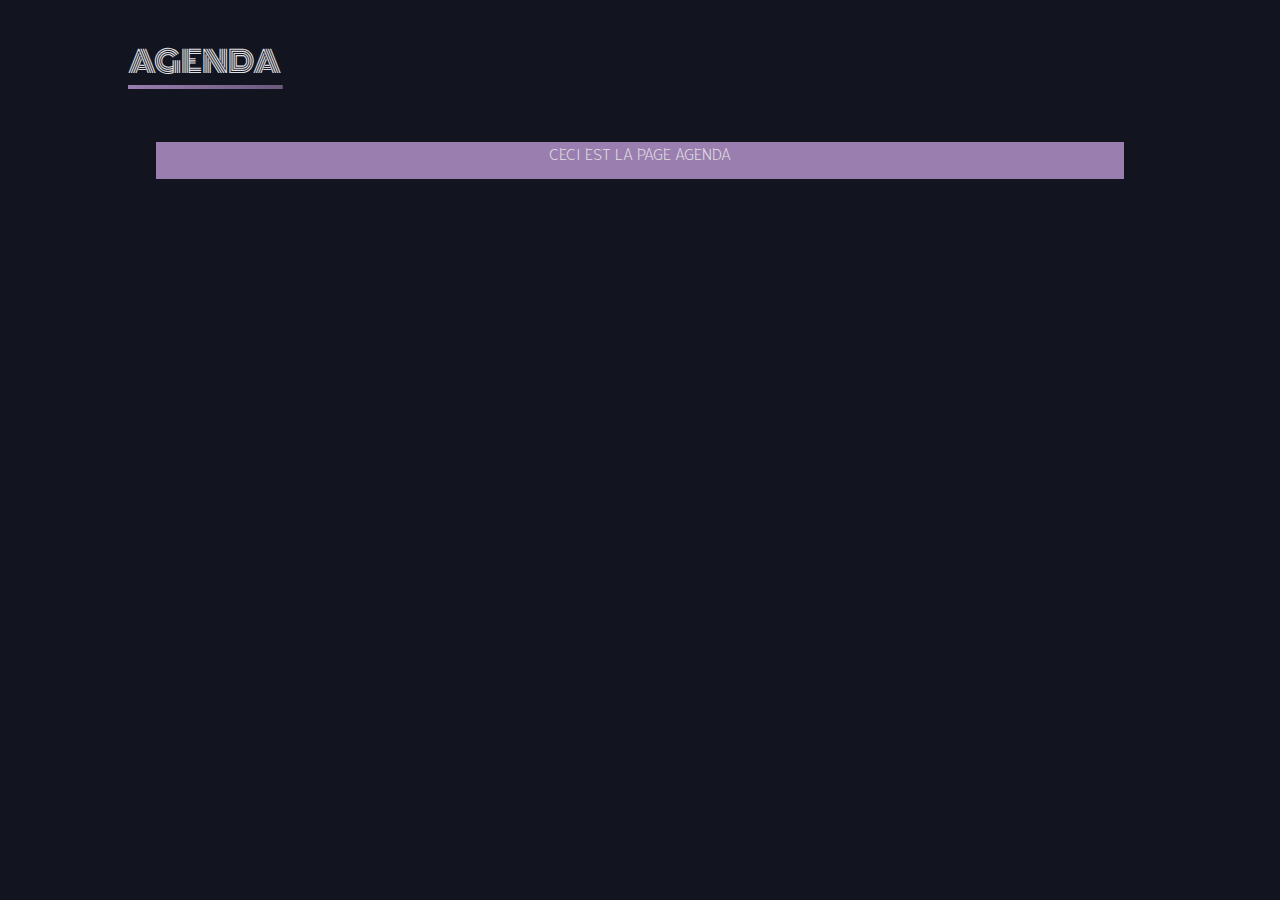
<file: agenda.html>
<!DOCTYPE html>
<html lang="fr">

<head>
    <meta charset="UTF-8">
    <meta name="viewport" content="width=device-width, initial-scale=1.0">
    <title>AGENDA - Cinéma le festival</title>
    <link rel="stylesheet" type="text/css" href="css/fonts.css">
    <link rel="stylesheet" type="text/css" href="css/film.css">
    <link rel="stylesheet" type="text/css" href="css/style.css">
    <link rel="stylesheet" type="text/css" href="css/film_homepage.css">
    <link rel="stylesheet" type="text/css" href="css/footer.css">
    <link rel="stylesheet" type="text/css" href="css/style_agenda.css">
    <link rel="stylesheet" type="text/css" href="css/fade.css">
</head>

<body class=fade-in>
    <div class="position_titre">
        <h2>AGENDA</h2>
    </div>
    <img class="position_soulignage" alt="soulignage agenda" src="images/icons/soulignage_agenda.png" />

    <div class="blocagenda">
       <p>CECI EST LA PAGE AGENDA</p>
</body>
</html>
</file>
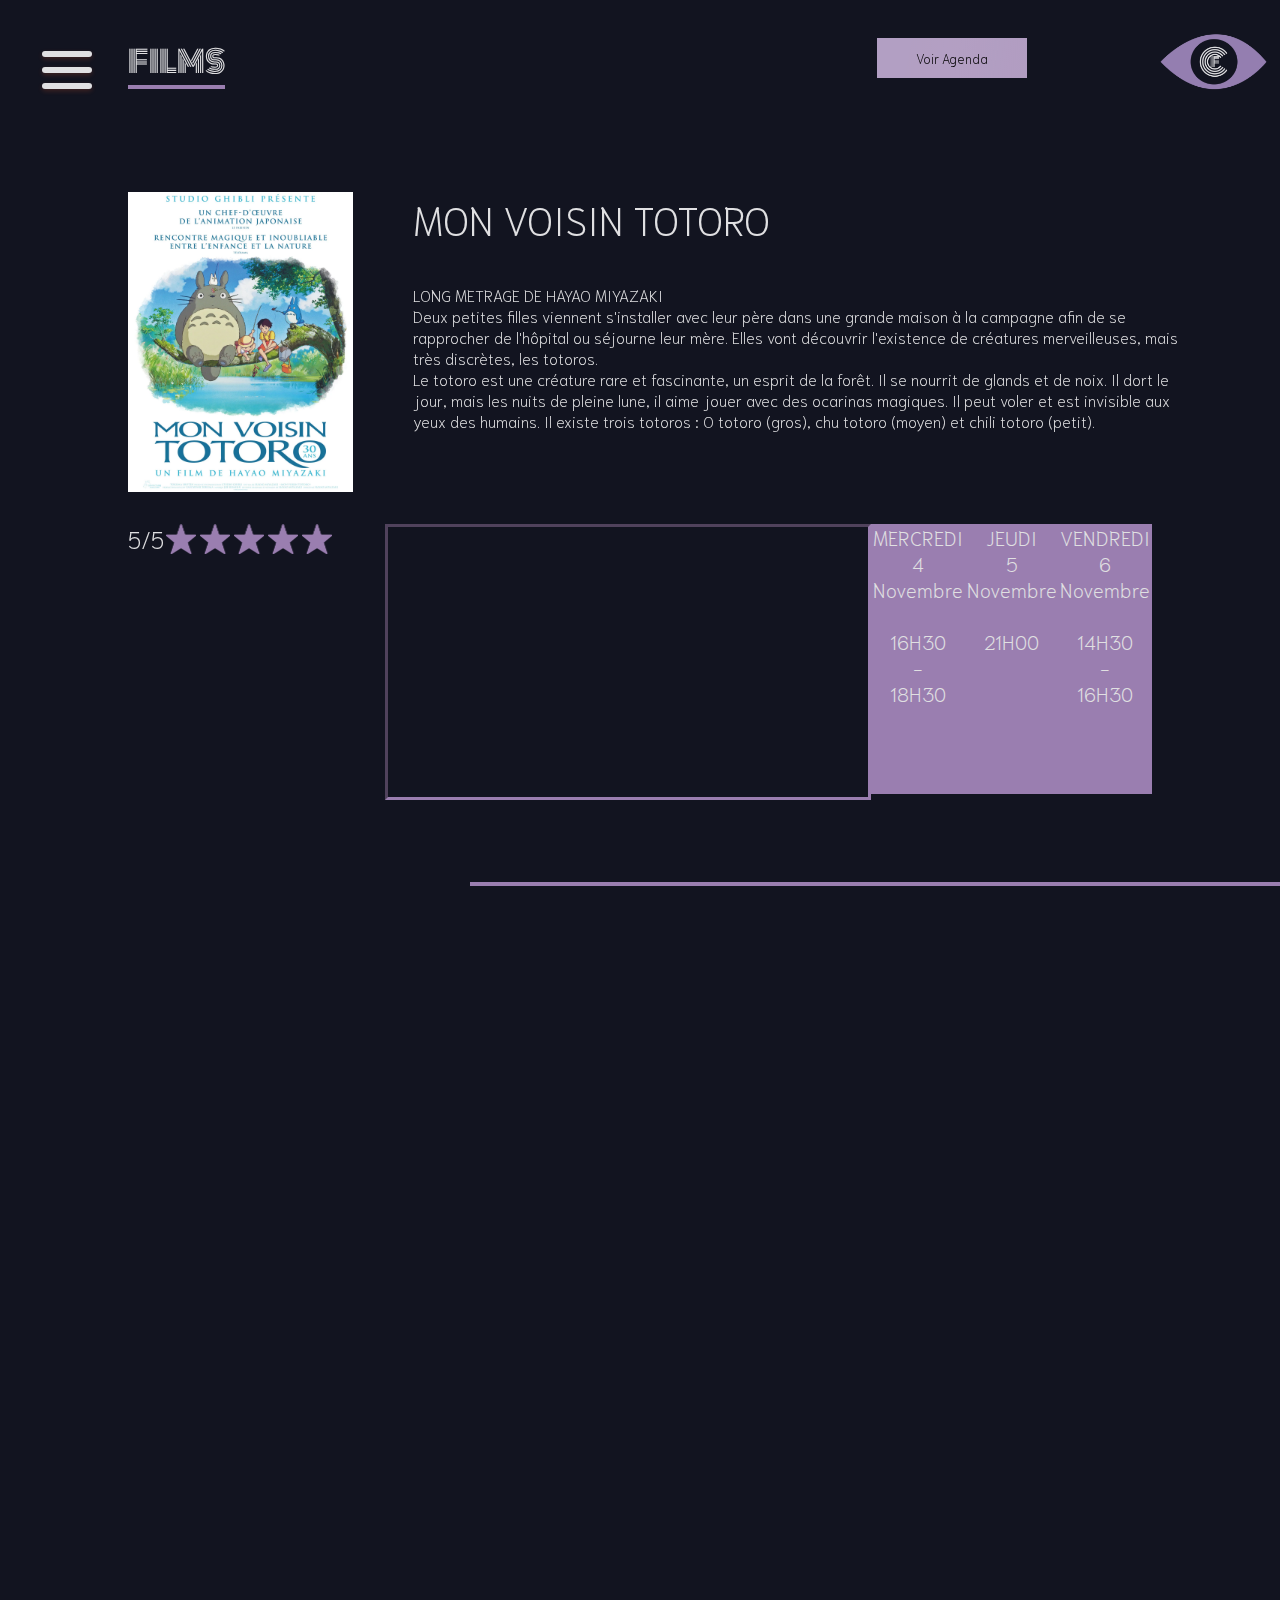
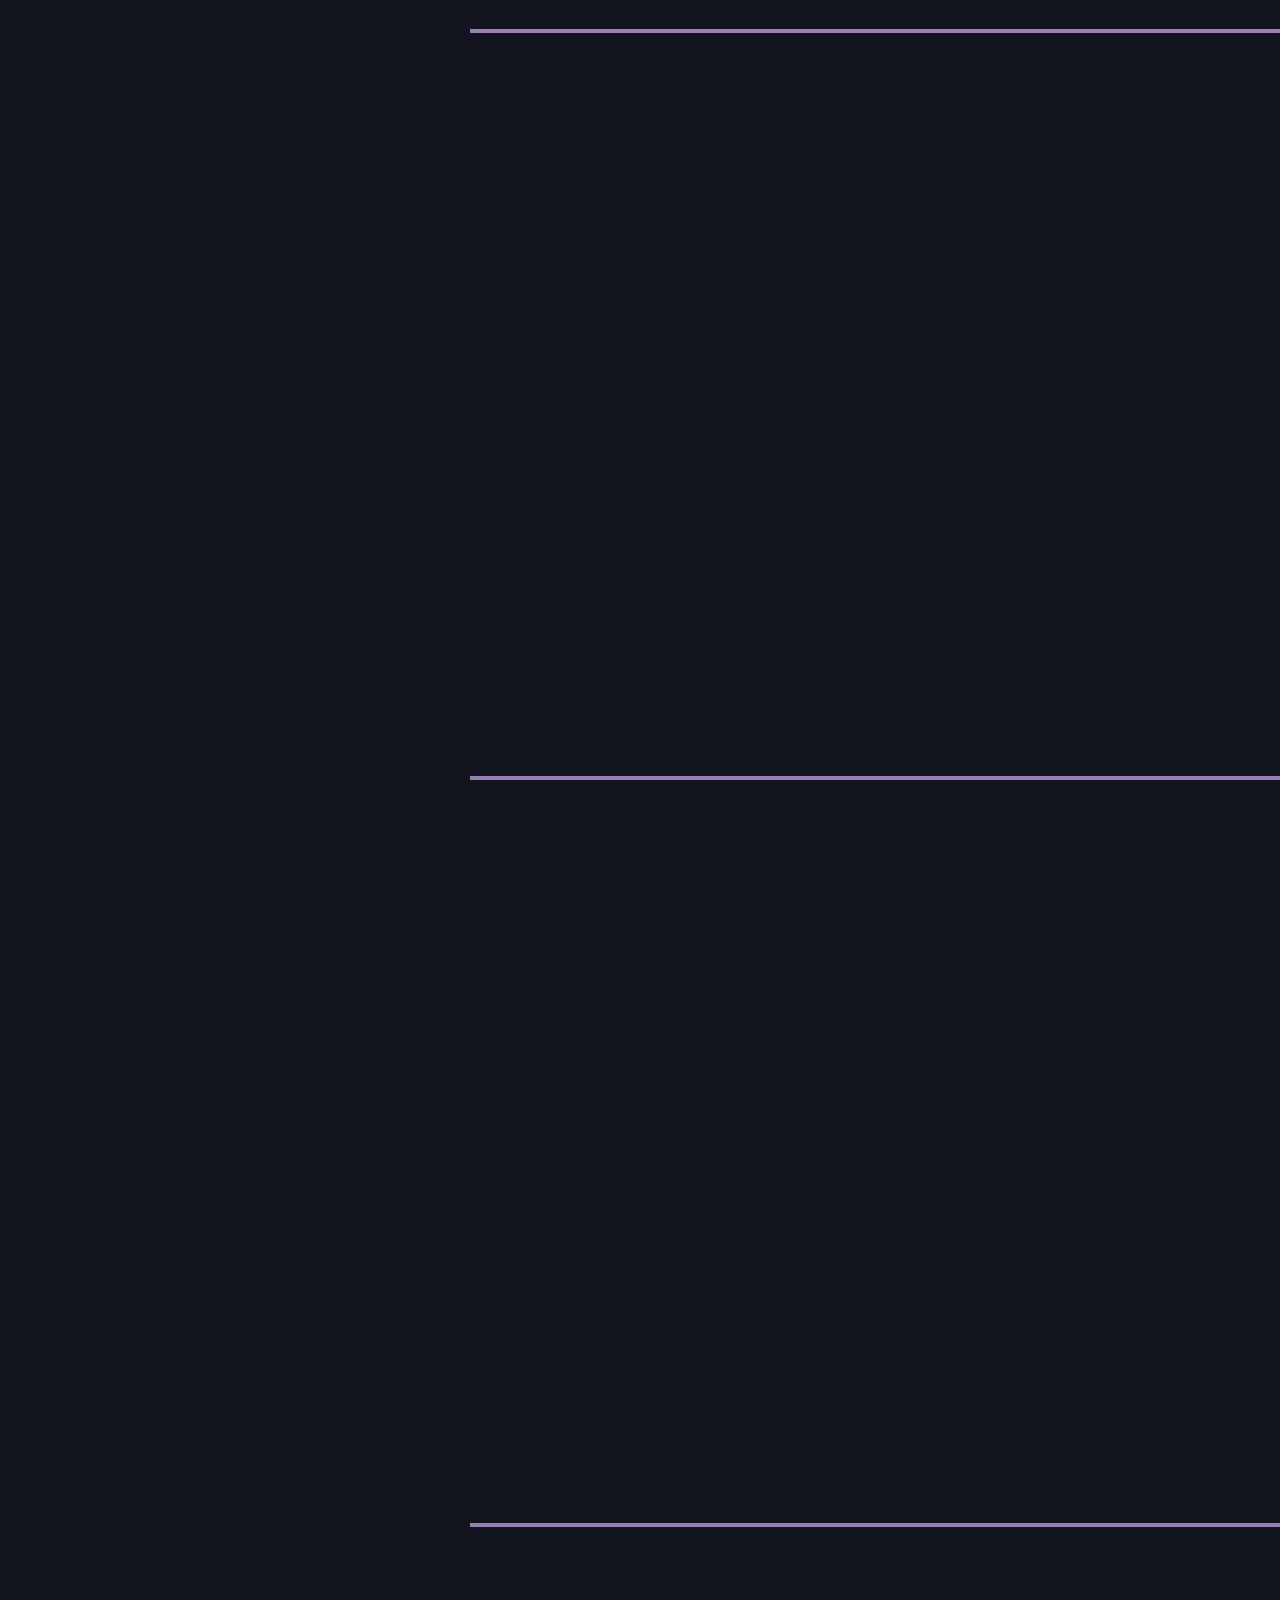
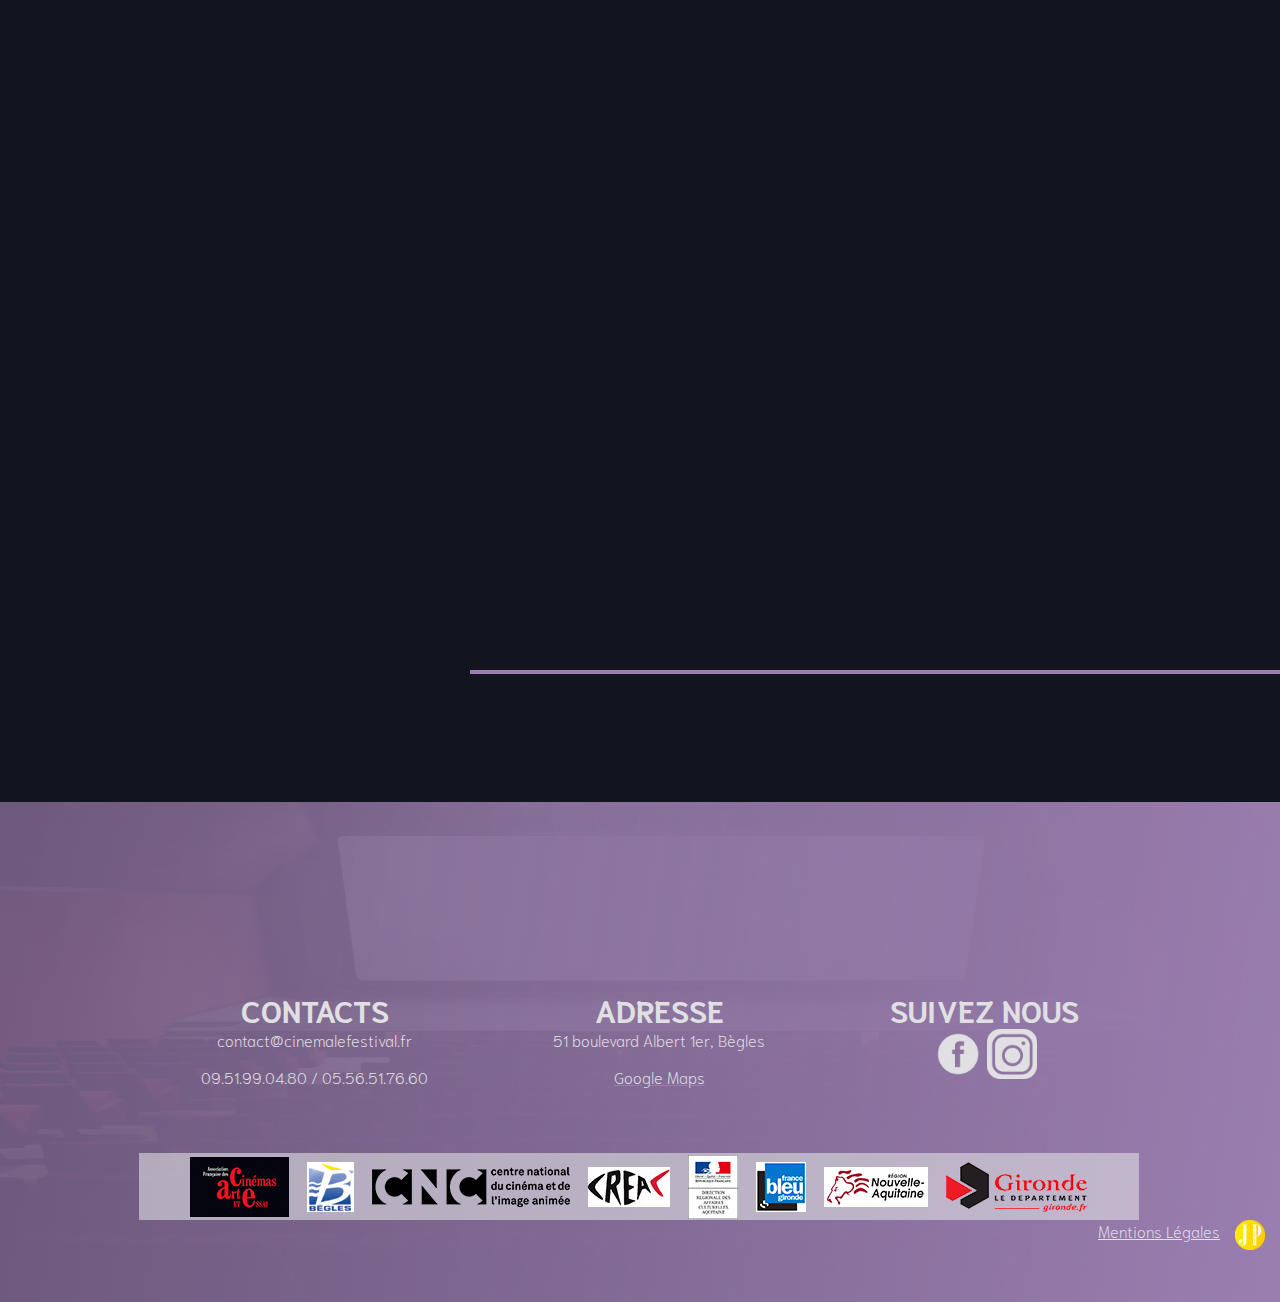
<file: film.html>
<!DOCTYPE html>
<html lang="fr">

<head>
    <meta charset="UTF-8">
    <meta name="viewport" content="width=device-width, initial-scale=1.0">
    <title>FILMS - Cinéma le festival</title>

    <link href="https://unpkg.com/aos@2.3.1/dist/aos.css" rel="stylesheet">
    <link rel="stylesheet" type="text/css" href="css/fonts.css">
    <link rel="stylesheet" type="text/css" href="css/film.css">
    <link rel="stylesheet" type="text/css" href="css/style.css">
    <link rel="stylesheet" type="text/css" href="css/film_homepage.css">
    <link rel="stylesheet" type="text/css" href="css/footer.css">
    <link rel="stylesheet" type="text/css" href="css/burger_logo.css">
    <link rel="stylesheet" type="text/css" href="css/fade.css">
</head>

<body class=fade-in>

    <div id="logo-cinema">
        <img src="images/icons/logo_cinema.png" alt="logo du cinema le festival">
    </div>

    <div class="mainback">
        <div class="menu-btn">
            <div class="menu-btn_burger"></div>
        </div>
       
        <div class="navigation">
            <div class="navigation-overlay">
                
            </div>
            <ul>
                <li>
                    <a href="/index.html">ACCUEIL</a>
                </li>
                <li>
                    <a href="/propos.html">A PROPOS</a>
                </li>
                <li>
                    <a href="/">AGENDA</a>
                </li>
                <li>
                    <a href="/film.html">FILMS</a>
                </li>

            </ul>



        </div>





    <div class="position_titre" data-aos="fade-right">
        <h2>FILMS</h2>
        <button onclick="window.location.href = 'propos.html';" class="aButton" data-aos="flip-left">Voir Agenda</button>

    </div>
    <img class="position_soulignage" alt="soulignage film" src="images/icons/soulignage_films.png" />



    <div class="flex_affiche_et_synopsis" data-aos="zoom-out-right">
        <img class="dimension_affiche" alt="affiche totoro film" src="images/affiches/affiche_totoro.jpg" />
        <div class="marge_synopsis">
            <div class=ligne1>
                <p id="Totoro" class="taille_titre">MON VOISIN TOTORO</p>
                <p>LONG METRAGE DE HAYAO MIYAZAKI<br>
                    Deux petites filles viennent s'installer avec leur père dans une grande maison à la campagne afin de
                    se rapprocher de l'hôpital ou séjourne leur mère. Elles vont découvrir l'existence de créatures
                    merveilleuses, mais très discrètes, les totoros.<br>Le totoro est une créature rare et fascinante,
                    un esprit de la forêt. Il se nourrit de glands et de noix. Il dort le jour, mais les nuits de pleine
                    lune, il aime jouer avec des ocarinas magiques. Il peut voler et est invisible aux yeux des humains.
                    Il existe trois totoros : O totoro (gros), chu totoro (moyen) et chili totoro (petit).</p>
            </div>
        </div>
    </div>
    <div class="flex_etoile_video" data-aos="zoom-in-left">
        <div class=flex_etoiles>
            <p class=police_notes>5/5</p>
            <img class="dimension_etoile" alt=etoile_violette src="images/icons/etoile_violette.png">
            <img class="dimension_etoile" alt=etoile_violette src="images/icons/etoile_violette.png">
            <img class="dimension_etoile" alt=etoile_violette src="images/icons/etoile_violette.png">
            <img class="dimension_etoile" alt=etoile_violette src="images/icons/etoile_violette.png">
            <img class="dimension_etoile" alt=etoile_violette src="images/icons/etoile_violette.png">
        </div>
        <div id='video_totoro' class="position_video">
            <iframe src='http://player.allocine.fr/19380358.html' style='width:480px; height:270px'> </iframe>
        </div>
<!--la boite de la programmation-->
        <div class="boite">
            <p class="date">MERCREDI<br>4<br>Novembre<br><br>16H30<br>-<br>18H30<br>
        </div>
        <div class="boite">
            <p class="date">JEUDI<br>5<br>Novembre<br><br>21H00
        </div>
        <div class="boite">
            <p class="date">VENDREDI<br>6<br>Novembre<br><br>14H30<br>-<br>16H30<br>
        </div>
<!--fin de la boite de la programmation-->
    </div>

    <img class="position_barre" src="images/icons/barre_film.png" alt="barre_film">



    <div class="flex_affiche_et_synopsis" data-aos="zoom-out-right">
        <img class="dimension_affiche" alt="affiche ailleurs" src="images/affiches/affiche_ailleurs.jpeg" />
        <div class="marge_synopsis">
            <p id="Ailleurs" class="taille_titre">AILLEURS</p>
            <p>LONG METRAGE DE GINTS ZILBALODIS<br>
                Un jeune garçon se réveille suspendu à un arbre après un accident d’avion. Au loin une grande forme
                menaçante s’approche de lui. Pour la fuir il se réfugie à l’entrée d’une caverne où l’étrange forme ne
                parvient pa s à le suivre. Dans cette caverne, le jeune homme trouve une carte et une moto qui le
                poussent à prendre la route pour essayer de rejoindre, de l’autre côté de l’île, le port et la
                civilisation.</p>
        </div>
    </div>

    <div class="flex_etoile_video" data-aos="zoom-in-left">
        <div class=flex_etoiles>
            <p class=police_notes>2.5/5</p>
            <img class="dimension_etoile" alt=etoile_violette src="images/icons/etoile_violette.png">
            <img class="dimension_etoile" alt=etoile_violette src="images/icons/etoile_violette.png">
            <img class="dimension_etoile" alt=etoile_violette src="images/icons/etoile_moitie.png">
            <img class="dimension_etoile" alt=etoile_violette src="images/icons/etoile_blanche.png">
            <img class="dimension_etoile" alt=etoile_violette src="images/icons/etoile_blanche.png">
        </div>
        <div id='video_ailleurs' class="position_video">
            <iframe src='https://player.allocine.fr/19589717.html' style='width:480px; height:270px'> </iframe>
        </div>
        <!--la boite de la programmation-->
        <div class="boite">
            <p class="date">VENDREDI<br>23<br>Octobre<br><br>18h00<br>-<br>21H00<br>
        </div>
        <div class="boite">
            <p class="date">SAMEDI<br>24<br>Octobre<br><br>21H00
        </div>
        <div class="boite">
            <p class="date">DIMANCHE<br>25<br>Octobre<br><br>18h00<br>-<br>21h00<br>
        </div>
<!--fin de la boite de la programmation-->
    </div>

    <img class="position_barre" src="images/icons/barre_film.png" alt="barre_film">



    <div class="flex_affiche_et_synopsis" data-aos="zoom-out-right">
        <img class="dimension_affiche" alt="affiche calamity" src="images/affiches/affiche_calamity.jpg" />
        <div class="marge_synopsis">
            <p id="Calamity" class="taille_titre">CALAMITY</p>
            <p>LONG METRAGE DE REMI CHAYE<br>
                1863, dans un convoi qui progresse vers l’Ouest avec l’espoir d’une vie meilleure, le père de Martha
                Jane se blesse. C’est elle qui doit conduire le chariot familial et soigner les chevaux. L’apprentissage
                est rude et pourtant Martha Jane ne s’est jamais sentie aussi libre. Et comme c’est plus pratique pour
                faire du cheval, elle n’hésite pas à passer un pantalon. C’est l’audace de trop pour Abraham, le chef du
                convoi. Accusée de vol, Martha est obligée de fuir. Habillée en garçon, à la recherche des preuves de
                son innocence, elle découvre un monde en construction où sa personnalité unique va s’affirmer. Une
                aventure pleine de dangers et riche en rencontres qui, étape par étape, révélera la mythique Calamity
                Jane.</p>
        </div>
    </div>

    <div class="flex_etoile_video" data-aos="zoom-in-left">
        <div class=flex_etoiles>
            <p class=police_notes>4/5</p>
            <img class="dimension_etoile" alt=etoile_violette src="images/icons/etoile_violette.png">
            <img class="dimension_etoile" alt=etoile_violette src="images/icons/etoile_violette.png">
            <img class="dimension_etoile" alt=etoile_violette src="images/icons/etoile_violette.png">
            <img class="dimension_etoile" alt=etoile_violette src="images/icons/etoile_violette.png">
            <img class="dimension_etoile" alt=etoile_violette src="images/icons/etoile_blanche.png">
        </div>
        <div id='video_ailleurs' class="position_video">
            <iframe src='http://player.allocine.fr/19588866.html' style='width:480px; height:270px'> </iframe>
        </div>
        <!--la boite de la programmation-->
        <div class="boite">
            <p class="date">VENDREDI<br>23<br>Octobre<br><br>15H00<br>-<br>18h00<br>
        </div>
        <div class="boite">
            <p class="date">SAMEDI<br>24<br><br>Octobre<br>15H00<br>-<br>21H00
        </div>
        <div class="boite">
            <p class="date">DIMANCHE<br>25<br>Octobre<br><br>10H30<br>-<br>15H00<br>
        </div>
<!--fin de la boite de la programmation-->
    </div>

    <img class="position_barre" src="images/icons/barre_film.png" alt="barre_film">



    <div class="flex_affiche_et_synopsis" data-aos="zoom-out-right">
        <img class="dimension_affiche" alt="affiche calamity" src="images/affiches/affiche_troll.jpg" />
        <div class="marge_synopsis">
            <p id="LesTrolls2"class="taille_titre">LES TROLL 2</p>
            <p>LONG METRAGE DE WALT DOHRN<br>
                Reine Barb, membre de la royauté hard-rock, aidée de son père Roi Thrash, veut détruire tous les autres
                genres de musique pour laisser le rock régner en maître. Le destin du monde en jeu, Poppy et Branch,
                accompagnés de leurs amis – Biggie, Chenille, Satin, Cooper et Guy Diamond – partent visiter tous les
                autres territoires pour unifier les Trolls contre Barb, qui cherche à tous les reléguer au second-plan.
            </p>
        </div>
    </div>

    <div class="flex_etoile_video" data-aos="zoom-in-left">
        <div class=flex_etoiles>
            <p class=police_notes>5/5</p>
            <img class="dimension_etoile" alt=etoile_violette src="images/icons/etoile_violette.png">
            <img class="dimension_etoile" alt=etoile_violette src="images/icons/etoile_violette.png">
            <img class="dimension_etoile" alt=etoile_violette src="images/icons/etoile_violette.png">
            <img class="dimension_etoile" alt=etoile_violette src="images/icons/etoile_violette.png">
            <img class="dimension_etoile" alt=etoile_violette src="images/icons/etoile_violette.png">
        </div>
        <div id='video_ailleurs' class="position_video">
            <iframe src='http://player.allocine.fr/19586321.html' style='width:480px; height:270px'> </iframe>
        </div>
        <!--la boite de la programmation-->
        <div class="boite">
            <p class="date">MERCREDI<br>11<br>Novembre<br><br>10H00<br>-<br>14H30<br>
        </div>
        <div class="boite">
            <p class="date">VENDREDI<br>13<br>Novembre<br><br>18H30
        </div>
        <div class="boite">
            <p class="date">SAMEDI<br>14<br>Novembre<br><br>14H30<br>-<br>16H30<br>
        </div>
<!--fin de la boite de la programmation-->
    </div>

    <img class="position_barre" src="images/icons/barre_film.png" alt="barre_film">



    <div class="flex_affiche_et_synopsis" data-aos="zoom-out-right">
        <img class="dimension_affiche" alt="affiche calamity" src="images/affiches/affiche_jacques.jpg" />
        <div class="marge_synopsis">
            <p id="Noel" class="taille_titre">L'ETRANGE NOËL DE MONSIEUR JACK</p>
            <p>LONG METRAGE DE HENRY SELICK<br>
                Jack Skellington, roi des citrouilles et guide de Halloween-ville, s'ennuie : depuis des siècles, il en
                a assez de préparer la même fête de Halloween qui revient chaque année, et il rêve de changement. C'est
                alors qu'il a l'idée de s'emparer de la fête de Noël...</p>
        </div>
    </div>

    <div class="flex_etoile_video" data-aos="zoom-in-left">
        <div class=flex_etoiles>
            <p class=police_notes>4.5/5</p>
            <img class="dimension_etoile" alt=etoile_violette src="images/icons/etoile_violette.png">
            <img class="dimension_etoile" alt=etoile_violette src="images/icons/etoile_violette.png">
            <img class="dimension_etoile" alt=etoile_violette src="images/icons/etoile_violette.png">
            <img class="dimension_etoile" alt=etoile_violette src="images/icons/etoile_violette.png">
            <img class="dimension_etoile" alt=etoile_violette src="images/icons/etoile_moitie.png">
        </div>
        <div id='video_ailleurs' class="position_video">
            <iframe src='https://www.youtube.com/embed/idpvEQQBUlQ' style='width:480px; height:270px'> </iframe>
        </div>
        <!--la boite de la programmation-->
        <div class="boite">
            <p class="date">MERCREDI<br>11<br>Novembre<br><br>18H30<br>-<br>20H30<br>
        </div>
        <div class="boite">
            <p class="date">JEUDI<br>12<br>Novembre<br><br>19H00
        </div>
        <div class="boite">
            <p class="date">VENDREDI<br>13<br>Novembre<br><br>21H00<br>
        </div>
<!--fin de la boite de la programmation-->
    </div>

    <img class="position_barre" src="images/icons/barre_film.png" alt="barre_film">

<!-- DEBUT DU FOOTER-->

    <div class=div-background2>
        <div class=div-background>
            <div class="contenu-footer">
                <div class="bloc-footer-nav" data-aos="zoom-in">
                    <h3>CINEMA LE FESTIVAL</h3>
                    <ul id="nav" class="liste-footer">
                        <li><a href="/propos.html">A propos</a></li>
                        <li><a href="/agenda.html">Agenda</a></li>
                        <li><a href="/film.html">Films</a></li>
                        <li><a href="index.html#ancre4">Tarifs</a></li>
                        <li><a href="index.html#ancre3">A l'affiche</a></li>
                        <li><a href="index.html#ancre2">Evenements</a></li>
                        <li><a href="index.html#ancre1">Haut de page</a></li>
                    </ul>
                </div>
                <div class=alignement>
                    <div class="bloc-footer-services">
                        <h4>CONTACTS</h4>
                        <p>contact@cinemalefestival.fr</p>
                        <p>09.51.99.04.80 / 05.56.51.76.60</p>
                    </div>

                    <div class="bloc-footer-services">
                        <h4>ADRESSE</h4>
                        <p>51 boulevard Albert 1er, Bègles</p>
                        <p><a href="https://www.google.fr/maps/place/Le+Festival/@44.8132198,-0.5662737,17z/data=!3m1!4b1!4m5!3m4!1s0xd5527aac4575fe1:0x7daa99163ab271bf!8m2!3d44.813216!4d-0.564085?hl=fr&authuser=0"
                                target="_blank">
                                Google Maps</a></p>
                    </div>


                    <div class="bloc-footer-services">
                        <h4>SUIVEZ NOUS</h4>
                        <a href="https://www.facebook.com/cinemalefestival" target="_blank"> <img class=logos alt="Facebook" src="images/icons/logo facebook vraiment blanc.png"></a>
                        <a href="https://www.instagram.com/cinemalefestival/" target="_blank"> <img class=logos alt="Instagram" src="images/icons/logo instagram Blanc.png"></a>
                    </div>
                </div>
                <div class="boite-blanche">
                    <div class="logos-partenaires">
                        <img alt="afcae" src="/images/icons/afcae.jpg">
                        <img alt="begles" src="/images/icons/begles.jpg">
                        <img alt="cnc" src="/images/icons/cnc.png">
                        <img alt="creac begles" src="/images/icons/creac-begles.jpg">
                        <img alt="drac" src="/images/icons/drac.jpg">
                        <img alt="france bleu gironde" src="/images/icons/france-bleu-gironde.jpg">
                        <img alt="nouvelle auqitaine" src="/images/icons/nouvelle-aquitaine.jpg">
                        <img alt="gironde" src="/images/icons/gironde.png">
                    </div>
                </div>
            </div>
            <div class="bas-footer">
                <div class=jaune-mentions>
                    <a style="margin-right: 15px; text-decoration: underline #E0E0E2;" href="/mentions.html">Mentions Légales</a>
                    <img style="margin-right: 15px;" alt="Jaune Productions"
                        src="/images/icons/logo_jaune_production_le_vrai.png">
                </div>
            </div>
        </div>
    </div>

    <script src="https://unpkg.com/aos@2.3.1/dist/aos.js"></script>
    <script src="main.js"></script>

    <script>
        AOS.init();
      </script>
    
</body>

</html>
</file>
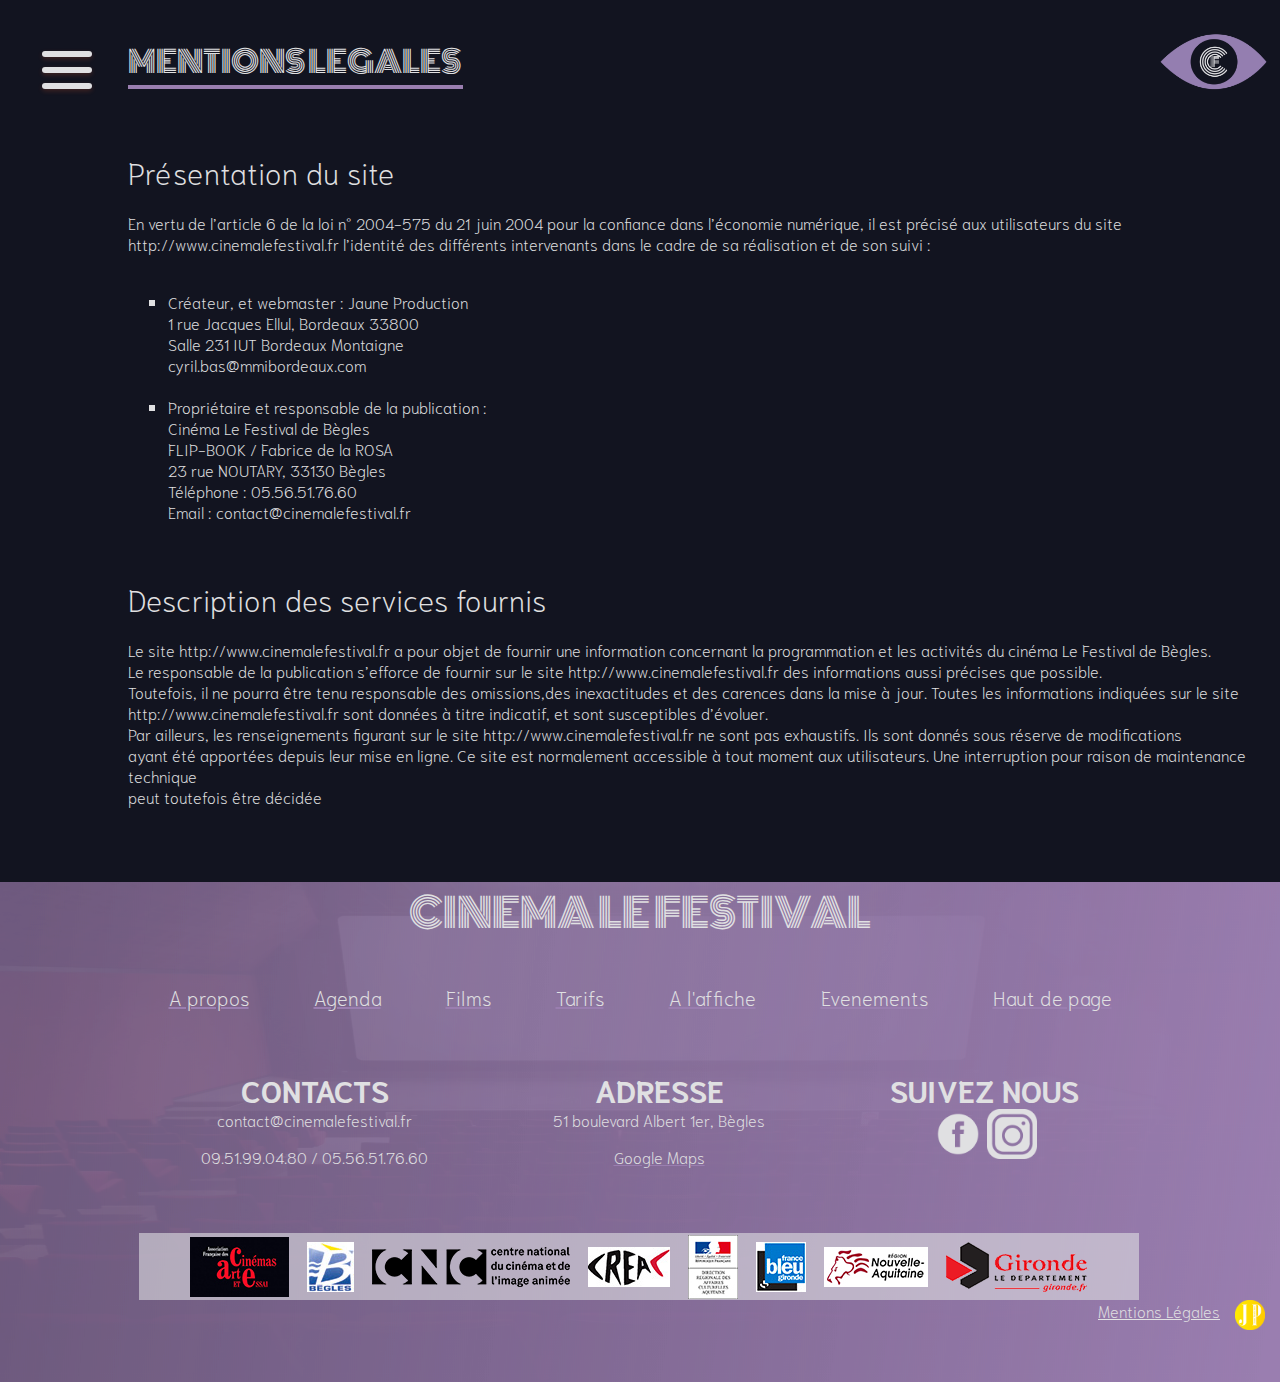
<file: mentions.html>
<!DOCTYPE html>
<html lang="fr">

<head>
    <meta charset="UTF-8">
    <meta name="viewport" content="width=device-width, initial-scale=1.0">        <title>A PROPOS - Cinéma le festival</title>
    <title>MENTIONS LEGALES - Cinéma le festival</title>
    <link rel="stylesheet" type="text/css" href="css/fonts.css">
    <link rel="stylesheet" type="text/css" href="css/film.css">
    <link rel="stylesheet" type="text/css" href="css/style.css">
    <link rel="stylesheet" type="text/css" href="css/film_homepage.css">
    <link rel="stylesheet" type="text/css" href="css/style_propos.css">
    <link rel="stylesheet" type="text/css" href="css/footer.css">
    <link rel="stylesheet" type="text/css" href="css/burger_logo.css">
    <link rel="stylesheet" tupe="text/css" href="css/mentions.css">
    <link rel="stylesheet" type="text/css" href="css/fade.css">
 </head>    

 <body class=fade-in>

    <div id="logo-cinema">
        <img src="images/icons/logo_cinema.png" alt="logo du cinema le festival">
    </div>

    <div class="mainback">
        <div class="menu-btn">
            <div class="menu-btn_burger"></div>
        </div>
       
        <div class="navigation">
            <div class="navigation-overlay">
                
            </div>
            <ul>
                <li>
                    <a href="/index.html">ACCUEIL</a>
                </li>
                <li>
                    <a href="/propos.html">A PROPOS</a>
                </li>
                <li>
                    <a href="/">AGENDA</a>
                </li>
                <li>
                    <a href="/film.html">FILMS</a>
                </li>

            </ul>



        </div>
        
        <div class="position_titre">
            <h2>MENTIONS LEGALES</h2>
        </div>
        <img class="position_soulignageA" alt="soulignage film" src="images/icons/soulignage_films.png" />
        
        <div class="contenu-mentions">  
            <div class="mentions-listes">
                <h4 class="titres-mentions">Présentation du site</h4><br>
                <p>En vertu de l’article 6 de la loi n° 2004-575 du 21 juin 2004 pour la confiance dans l’économie numérique,
                    il est précisé aux utilisateurs du site http://www.cinemalefestival.fr l’identité des différents intervenants dans le cadre 
                    de sa réalisation et de son suivi :<br><br></p>
                
                <ul>
                <li class="liste-style">Créateur, et webmaster : Jaune Production<br>
                1 rue Jacques Ellul, Bordeaux 33800 <br>
                Salle 231 IUT Bordeaux Montaigne<br>
                cyril.bas@mmibordeaux.com<br><br></li>
                        
                <li class="liste-style">Propriétaire et responsable de la publication :<br>
                Cinéma Le Festival de Bègles<br>
                FLIP-BOOK / Fabrice de la ROSA<br>
                23 rue NOUTARY, 33130 Bègles<br>
                Téléphone : 05.56.51.76.60<br>
                Email : contact@cinemalefestival.fr<br></li>
                </ul><br>    
            </div>

            <div class="mentions-descriptions">
                <h4 class="titres-mentions">Description des services fournis</h4><br>
                <p>Le site http://www.cinemalefestival.fr a pour objet de fournir une information concernant la programmation et
                    les activités du cinéma Le Festival de Bègles.<br>
                    Le responsable de la publication s’efforce de fournir sur le site http://www.cinemalefestival.fr des informations aussi 
                    précises que possible.<br> 
                    Toutefois, il ne pourra être tenu responsable des omissions,des inexactitudes et des carences dans la mise à jour. 
                    Toutes les informations indiquées sur le site http://www.cinemalefestival.fr sont données à titre indicatif, et sont 
                    susceptibles d’évoluer.<br> Par ailleurs, les renseignements figurant sur le site http://www.cinemalefestival.fr ne sont pas 
                    exhaustifs.
                    Ils sont donnés sous réserve de modifications<br>  ayant été apportées depuis leur mise en ligne.
                    Ce site est normalement accessible à tout moment aux utilisateurs. 
                    Une interruption pour raison de maintenance technique<br> peut toutefois être décidée</p>
            </div>
        </div>

        <div class=div-background2>
            <div class=div-background>
                <div class="contenu-footer">
                    <div class="bloc-footer-nav" data-aos="zoom-in">
                        <h3>CINEMA LE FESTIVAL</h3>
                        <ul id="nav" class="liste-footer">
                            <li><a href="/propos.html">A propos</a></li>
                            <li><a href="/agenda.html">Agenda</a></li>
                            <li><a href="/film.html">Films</a></li>
                            <li><a href="index.html#ancre4">Tarifs</a></li>
                            <li><a href="index.html#ancre3">A l'affiche</a></li>
                            <li><a href="index.html#ancre2">Evenements</a></li>
                            <li><a href="index.html#ancre1">Haut de page</a></li>
                        </ul>
                    </div>
                    <div class=alignement>
                        <div class="bloc-footer-services">
                            <h4>CONTACTS</h4>
                            <p>contact@cinemalefestival.fr</p>
                            <p>09.51.99.04.80 / 05.56.51.76.60</p>
                        </div>
    
                        <div class="bloc-footer-services">
                            <h4>ADRESSE</h4>
                            <p>51 boulevard Albert 1er, Bègles</p>
                            <p><a href="https://www.google.fr/maps/place/Le+Festival/@44.8132198,-0.5662737,17z/data=!3m1!4b1!4m5!3m4!1s0xd5527aac4575fe1:0x7daa99163ab271bf!8m2!3d44.813216!4d-0.564085?hl=fr&authuser=0"
                                    target="_blank">
                                    Google Maps</a></p>
                        </div>
    
    
                        <div class="bloc-footer-services">
                            <h4>SUIVEZ NOUS</h4>
                            <a href="https://www.facebook.com/cinemalefestival" target="_blank"> <img class=logos alt="Facebook" src="images/icons/logo facebook vraiment blanc.png"></a>
                            <a href="https://www.instagram.com/cinemalefestival/" target="_blank"> <img class=logos alt="Instagram" src="images/icons/logo instagram Blanc.png"></a>
                        </div>
                    </div>
                    <div class="boite-blanche">
                        <div class="logos-partenaires">
                            <img alt="afcae" src="/images/icons/afcae.jpg">
                            <img alt="begles" src="/images/icons/begles.jpg">
                            <img alt="cnc" src="/images/icons/cnc.png">
                            <img alt="creac begles" src="/images/icons/creac-begles.jpg">
                            <img alt="drac" src="/images/icons/drac.jpg">
                            <img alt="france bleu gironde" src="/images/icons/france-bleu-gironde.jpg">
                            <img alt="nouvelle auqitaine" src="/images/icons/nouvelle-aquitaine.jpg">
                            <img alt="gironde" src="/images/icons/gironde.png">
                        </div>
                    </div>
                </div>
                <div class="bas-footer">
                    <div class=jaune-mentions>
                        <a style="margin-right: 15px; text-decoration: underline #E0E0E2;" href="/mentions.html">Mentions Légales</a>
                        <img style="margin-right: 15px;" alt="Jaune Productions"
                            src="/images/icons/logo_jaune_production_le_vrai.png">
                    </div>
                </div>
            </div>
        </div>
    
        <script src="main.js"></script>

 </body>
 </html>
</file>
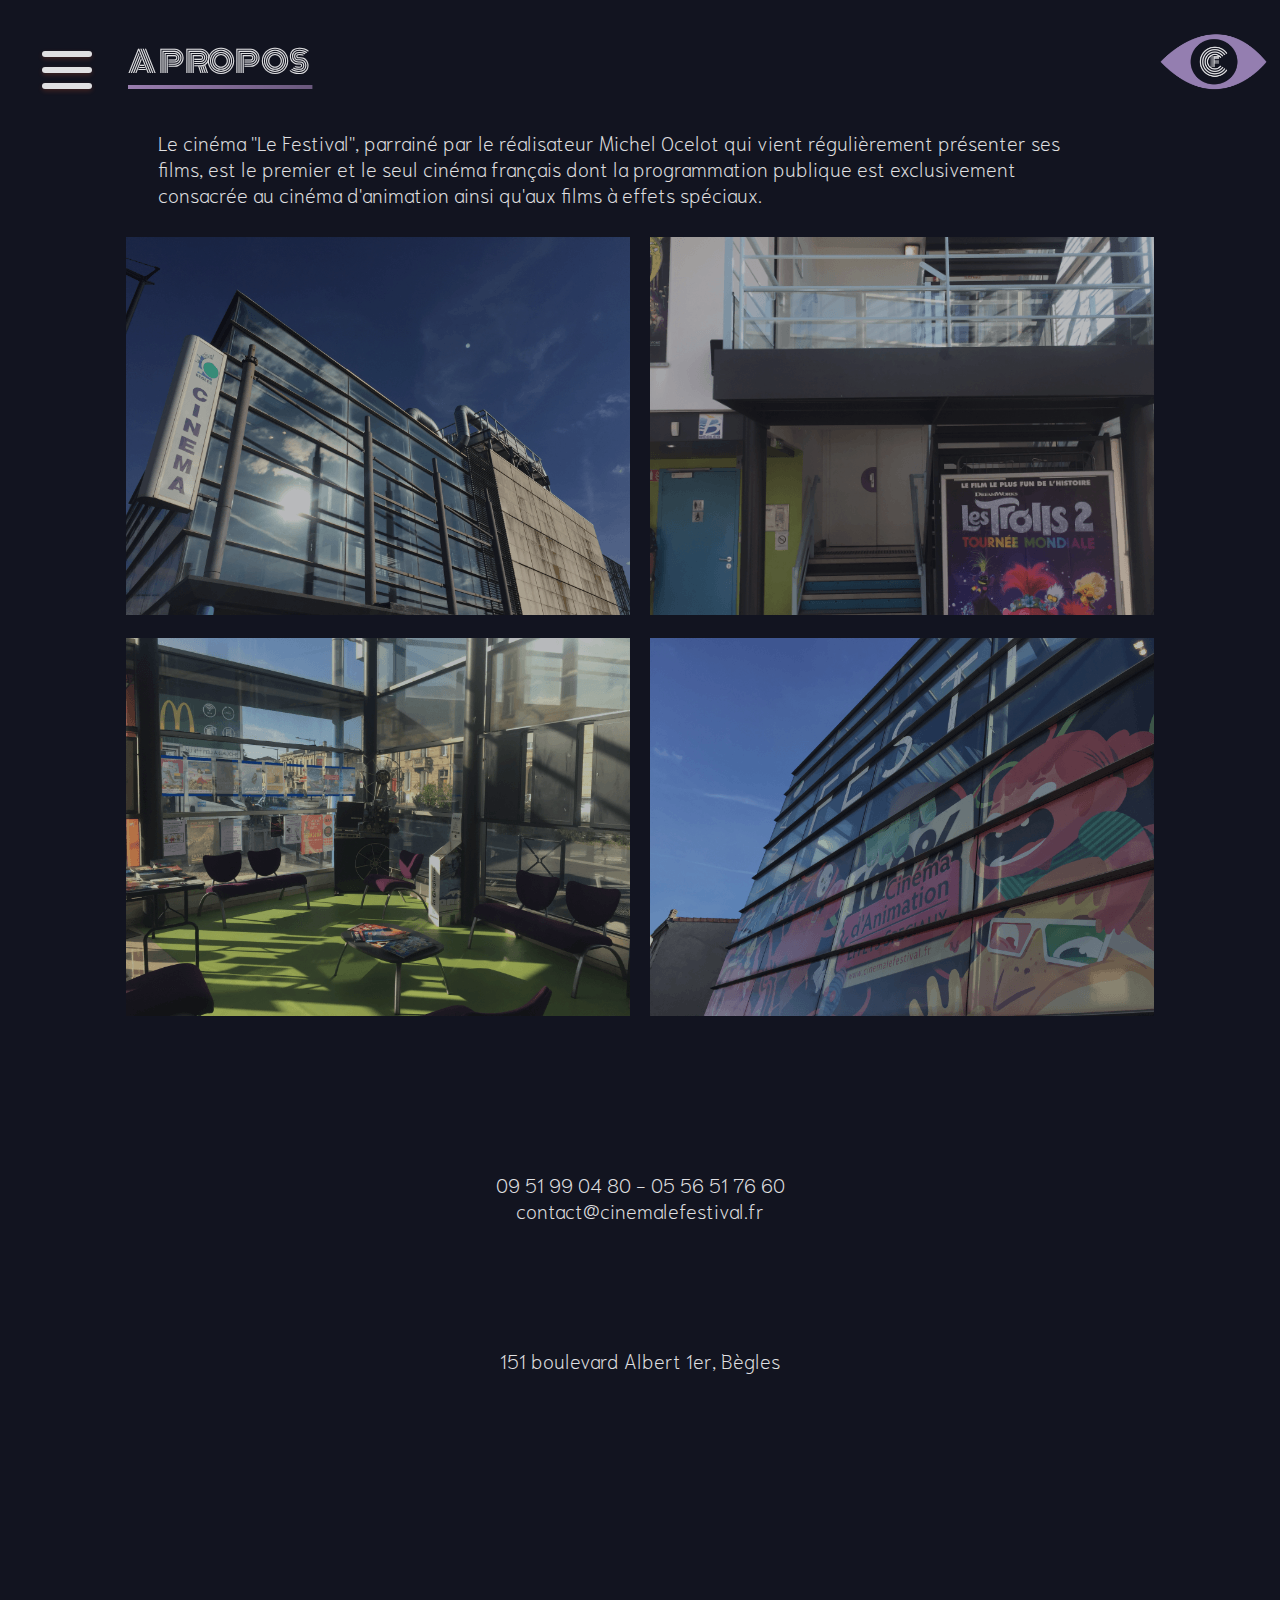
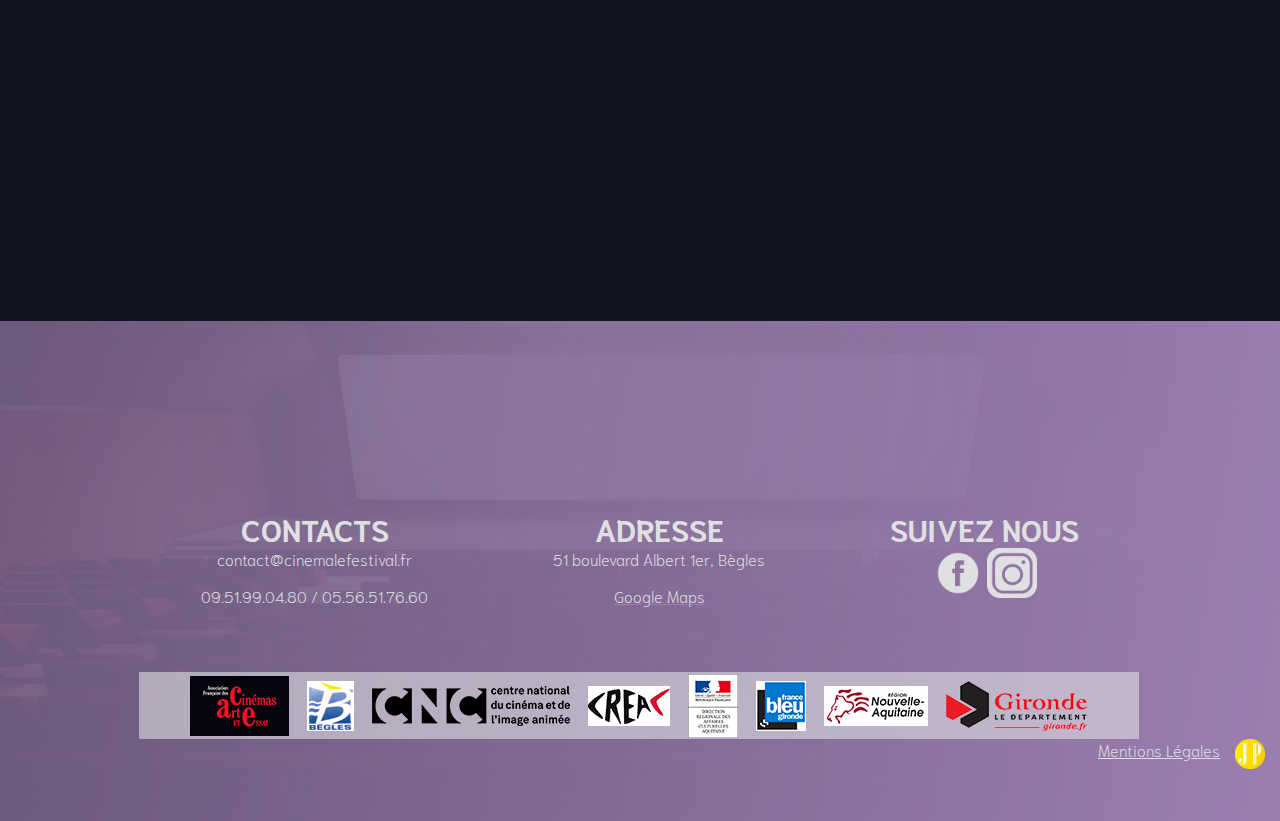
<file: propos.html>
<!DOCTYPE html>
<html lang="fr">

<head>
    <meta charset="UTF-8">
    <meta name="viewport" content="width=device-width, initial-scale=1.0">
    <title>A PROPOS - Cinéma le festival</title>

    <link href="https://unpkg.com/aos@2.3.1/dist/aos.css" rel="stylesheet">
    <link rel="stylesheet" type="text/css" href="css/fonts.css">
    <link rel="stylesheet" type="text/css" href="css/film.css">
    <link rel="stylesheet" type="text/css" href="css/style.css">
    <link rel="stylesheet" type="text/css" href="css/film_homepage.css">
    <link rel="stylesheet" type="text/css" href="css/style_propos.css">
    <link rel="stylesheet" type="text/css" href="css/footer.css">
    <link rel="stylesheet" type="text/css" href="css/burger_logo.css">
    <link rel="stylesheet" type="text/css" href="css/fade.css">
</head>


<body class=fade-in>

    <div id="logo-cinema">
        <img src="images/icons/logo_cinema.png" alt="logo du cinema le festival">
    </div>

    <div class="mainback">
        <div class="menu-btn">
            <div class="menu-btn_burger"></div>
        </div>
       
        <div class="navigation">
            <div class="navigation-overlay">
                
            </div>
            <ul>
                <li>
                    <a href="/index.html">ACCUEIL</a>
                </li>
                <li>
                    <a href="/propos.html">A PROPOS</a>
                </li>
                <li>
                    <a href="/">AGENDA</a>
                </li>
                <li>
                    <a href="/film.html">FILMS</a>
                </li>

            </ul>



        </div>


    <div class="position_titre" data-aos="fade-right">
        <h2>A PROPOS</h2>
        <img class="position_soulignageA" alt="soulignage a propos" src="images/icons/propos.png" />
    </div>

    <p class="intro">
        Le cinéma ''Le Festival'', parrainé par le réalisateur Michel Ocelot
        qui vient régulièrement présenter ses films, est le premier et le seul
        cinéma français dont la programmation publique est exclusivement consacrée
        au cinéma d'animation ainsi qu'aux films à effets spéciaux.
    </p>
    <div class="position_propos">
        <div class="propos1" data-aos="fade-down-right">
            <img src="images/affiches/propos1.png">
        </div>
        <div class="propos2" data-aos="fade-down-left">
            <img src="images/affiches/propos2.png">
        </div>
        <br>
        <br>
        <div class="propos3" data-aos="fade-up-right">
            <img src="images/affiches/propos3.png">
        </div>
        <div class="propos4" data-aos="fade-up-left">
            <img src="images/affiches/propos4.png">
        </div>
    </div>
    <div class="boxcontact">
        <div class="tel" data-aos="zoom-out-down">
            <img src="images/affiches/tel.png">
        </div>
        <p class="phonetext">
            <br>
            09 51 99 04 80 - 05 56 51 76 60
            <br>
            contact@cinemalefestival.fr
        </p>
        <div class="local" data-aos="zoom-out-up">
            <img src="images/affiches/local.png">
        </div>
        <p class="localisation">
            <br>
            151 boulevard Albert 1er, Bègles
        </p>
    </div>
    <div style="-webkit-filter: grayscale(100%);filter: grayscale(75%);" data-aos="flip-up">
    <iframe src="https://www.google.com/maps/embed?pb=!1m14!1m8!1m3!1d5499.765946124444!2d-0.5670402168431469!3d44.81218002019215!3m2!1i1024!2i768!4f13.1!3m3!1m2!1s0x0%3A0x7daa99163ab271bf!2sLe%20Festival!5e0!3m2!1sfr!2sfr!4v1603380983661!5m2!1sfr!2sfr" width="100%" height="450" frameborder="0" style="border:0;" allowfullscreen="" aria-hidden="false" tabindex="0"></iframe>
    </div>
    <div class=div-background2>
        <div class=div-background>
            <div class="contenu-footer">
                <div class="bloc-footer-nav" data-aos="zoom-in">
                    <h3>CINEMA LE FESTIVAL</h3>
                    <ul id="nav" class="liste-footer">
                        <li><a href="/propos.html">A propos</a></li>
                        <li><a href="/agenda.html">Agenda</a></li>
                        <li><a href="/film.html">Films</a></li>
                        <li><a href="index.html#ancre4">Tarifs</a></li>
                        <li><a href="index.html#ancre3">A l'affiche</a></li>
                        <li><a href="index.html#ancre2">Evenements</a></li>
                        <li><a href="index.html#ancre1">Haut de page</a></li>
                    </ul>
                </div>
                <div class=alignement>
                    <div class="bloc-footer-services">
                        <h4>CONTACTS</h4>
                        <p>contact@cinemalefestival.fr</p>
                        <p>09.51.99.04.80 / 05.56.51.76.60</p>
                    </div>

                    <div class="bloc-footer-services">
                        <h4>ADRESSE</h4>
                        <p>51 boulevard Albert 1er, Bègles</p>
                        <p><a href="https://www.google.fr/maps/place/Le+Festival/@44.8132198,-0.5662737,17z/data=!3m1!4b1!4m5!3m4!1s0xd5527aac4575fe1:0x7daa99163ab271bf!8m2!3d44.813216!4d-0.564085?hl=fr&authuser=0"
                                target="_blank">
                                Google Maps</a></p>
                    </div>


                    <div class="bloc-footer-services">
                        <h4>SUIVEZ NOUS</h4>
                        <a href="https://www.facebook.com/cinemalefestival" target="_blank"> <img class=logos alt="Facebook" src="images/icons/logo facebook vraiment blanc.png"></a>
                        <a href="https://www.instagram.com/cinemalefestival/" target="_blank"> <img class=logos alt="Instagram" src="images/icons/logo instagram Blanc.png"></a>
                    </div>
                </div>
                <div class="boite-blanche">
                    <div class="logos-partenaires">
                        <img alt="afcae" src="/images/icons/afcae.jpg">
                        <img alt="begles" src="/images/icons/begles.jpg">
                        <img alt="cnc" src="/images/icons/cnc.png">
                        <img alt="creac begles" src="/images/icons/creac-begles.jpg">
                        <img alt="drac" src="/images/icons/drac.jpg">
                        <img alt="france bleu gironde" src="/images/icons/france-bleu-gironde.jpg">
                        <img alt="nouvelle auqitaine" src="/images/icons/nouvelle-aquitaine.jpg">
                        <img alt="gironde" src="/images/icons/gironde.png">
                    </div>
                </div>
            </div>
            <div class="bas-footer">
                <div class=jaune-mentions>
                    <a style="margin-right: 15px; text-decoration: underline #E0E0E2;" href="/mentions.html">Mentions Légales</a>
                    <a href="https://www.youtube.com/watch?v=wNch1OqYgIM" target="_blank"> <img style="margin-right: 15px;" alt="Jaune Production"src="/images/icons/logo_jaune_production_le_vrai.png"></a>
                </div>
            </div>
        </div>
    </div>
</body>
</html>

    <script src="https://unpkg.com/aos@2.3.1/dist/aos.js"></script>
    <script src="main.js"></script>

    <script>
        AOS.init();
    </script>

</body>
</file>
<file: css/fonts.css>
@font-face {
    font-family: "Niramit";
    font-weight: bold;
    src: url(../fonts/Niramit-Bold.ttf)
}

@font-face {
    font-family: "Niramit";
    font-weight: normal;
    src: url(../fonts/Niramit-ExtraLight.ttf)
}

@font-face {
    font-family: "Monoton";
    src: url(../fonts/Monoton-Regular.ttf)
}
</file>
<file: css/film.css>
a{
	color:#E0E0E2;
	size : 20px;
	font-family: 'Niramit'
}

.position_titre{
	margin-left:10%;
	display: flex;
	flex-direction: column;
	padding-top: 3%;
}


.dimension_affiche{
	width: 230px;
	height: 300px;
	margin-left:10%;
	margin-bottom: 0px;
}

.flex_affiche_et_synopsis{
	display: flex;
	justify-content: space-around;
}

.marge_synopsis{
	margin-left: 60px;
	margin-right: 80px; 
}

.position_video{
    display: flex;
    align-items: center;
	justify-content: center;
	margin-left: 5%;
}

p.taille_titre{
	font-size: 40px;
}

.position_barre{
	margin-left: 470px;
	padding : 50px 0;

}
iframe{
	border-width: 3px;
	border-color: #9A7EB0;
}
.aButton{
text-align: center;
    width: 150px;
    height: 40px;
    background-image: url(/images/fonds/boxviolette.png);
    font-family:'Niramit', sans-serif;
	border-width: 0px;
	position: absolute;
	margin-left: 65%;
	margin-top: 0%;
	cursor: pointer;
}
.position_soulignage{
	margin-left: 10%;
}

.flex_etoile_video{
	margin:2.5% 10%;
	display: flex;
	justify-content: space-between;
}

.flex_etoiles{
	display: flex;
	justify-content: center ;
}

.dimension_etoile{
	width: 30px;
	height: 30px;
	padding: 0 2px;
}

.police_notes{
	font-size: 23px;
}

.boite{
	height: 270px;
	width: 120px;
	background-color: #9A7EB0;
}

.date{
	font-size: 20px;
	text-align: center;
}
</file>
<file: css/style.css>
h1 {
    text-align: center;
    color: #E0E0E2;
    font-weight: normal;
    font-size: 60px;
    font-family: 'Monoton', regular;
    padding-top: 30px;
    margin-block-end: 0%;
    margin-block-start: 0px;
    letter-spacing: .070em;
}

body {
    background-color:#121420;
    color: #E0E0E2;
    margin: 0px;
    font-family: 'Niramit', regular;
   /*  overflow-y: scroll; */
}

html, body {
    scroll-behavior: smooth;
}

p.sstitre {
    text-align: center;
    color: #E0E0E2;
    font-size: 40px;
    font-family: 'Niramit', sans-serif;
    margin-block-start: 40px;
    margin-block-end: 35px;
    transition: opacity 0.3s ease-in;
}

h2 {
    color: #E0E0E2;
    font-size: 30px;
    font-family: 'Monoton', regular;
    margin-block-start: 0%;
    margin-block-end: 0%;
    font-weight: normal;
}
.contenu-footer {
    text-align: center;
    color: #E0E0E2;
    font-family: 'Niramit', regular;
}

li {
    list-style: none;
}

.contenu-footer {
    text-align: center;
    color: #E0E0E2;
    font-family: 'Niramit', regular;
}

li {
    list-style: none;
}
p{
    margin-block-start: 0px;
}
.film-box .p{
    margin-block-start: 10px;
}
a {
    font-weight: lighter;
    text-decoration: underline #9a7eB0;
}
ul{
    font-weight: lighter;
}
</file>
<file: css/film_homepage.css>
.grosse_boite_laffiche {
    display: flex;
    justify-content: space-around;
    padding: 10px 0px;
    padding-bottom: 62px;
}


.boites_affiches {
    width: 341px;
    height: 455px;
}

.grosse_boite_films1 {
    display: flex;
    justify-content: space-around;
    padding: 10px 0px;
    padding-bottom: 20px;
}

.boites_films1 {
    width: 214px;
    height: 285px;
}

.grosse_boite_films2 {
    display: flex;
    justify-content: space-around;
    padding: 10px 0px;
}

.les_boites_films2 {
    width: 217.28px;
    height: 282.02px;
}

.espace {
    height: 100px;
}

.texte {
    margin-left: 50px;
    margin-top: 25px;
}

.boite_titres{
	color : #E0E0E2;
	font-size: 20px;
	display: flex;
    justify-content: space-around;
    text-align: center;
    font-family: 'Niramit', regular ;
}

.boite_totoro{
	padding-left: 50px; 
}

.boite_ailleurs{
	padding-left: 80px;
}

.boite_calamity{
	padding-left: 50px;
}

.position_soulignage{
	margin-bottom: 100px;
}
.position_soulignage2{
    margin-bottom: 100px;
    height: 5px;
}

.big-films-boxes {
    display: flex;
    justify-content: space-evenly;   
}

.big-films-boxes .film-box {
    text-align: center;
}

.big-films-boxes .film-box .film-box-img {    
    width: 341px;
    height: 455px;
}



.film-box p{
    margin-block-start: 15px;
}

.big-films-boxes .film-box .film-box-img img {
    width: 100%;
    height: 100%;
    object-fit: cover;
}

.Fbutton{
    line-height: 40px;
    text-align: center;
    width: 150px;
    height: 40px;
    background-color: #9a7EB0;
    font-family:'Niramit', sans-serif;
    border-width: 0px;
    margin-top: 50px;
}
.FbuttonOverlay{
    width: 150px;
    height: 40px;
    background-image: url(/images/fonds/boxviolette.png);
    font-family:'Niramit', sans-serif;
    border-width: 0px;
    margin-top: 50px;
    transition: opacity 0.3s ease-in;
    opacity: 0;
    position: relative;
    top:-90px;
    font-size: 16px;
    cursor: pointer;
}
.Fbutton:hover .FbuttonOverlay {
    opacity: 1;
}
.BoxFbutton{
    display: flex;
    justify-content: center;
}
</file>
<file: css/footer.css>
.div-background {
    background-image: url(/images/fonds/boxviolette.png);
    background-size: 100% 100%;
    height: 500px;
    margin-bottom: 0;
    margin-top: 75px;
    background-color: rgba(00, 00, 00, 0.5)
}

.div-background2 {
    background-image: url(/images/fonds/fond_salle.png);
    background-size: 100% 100%;
    height: 500px;
    margin-bottom: 0;
}


h3 {
    color: #E0E0E2;
    font-size: 40px;
    font-family: 'Monoton', regular;
    font-weight: normal;
    margin-block-start: 0%;
}

h4 {
    text-align: center;
    font-size: 30px;
    color: #E0E0E2;
    font-family: 'Niramit', bold;
    margin-block-end: 0;
    margin-block-start: 20px;
}

#nav {
    padding: 0;
    margin: 0;
}

#nav li {
    display: inline;
    list-style: none;
}

#nav a {
    display: inline-block;
    margin: 0 30px;
}

.liste-footer{
    font-size: 20px;
}


.logos {
    width: 50px;
    height: 50px;
}

a {
    color: #E0E0E2;
}

#boxes{
    content: "";
    display: table;
    clear: both;
    }

.boite-blanche {
    background-color: #E0E0E2;
    background-color: rgba(224, 224, 226, 0.6);
    display: flex;
    justify-content: space-around;
    align-items: stretch;
    width: 1000px;
    height: 67px;
    top: 50px;
}

.logos-partenaires{
    display: flex;
    align-items: center;
    margin-left: 25px;
    margin-right: 25px;
}

.logos-partenaires img{
    margin-left: 9px;
    margin-right: 9px;
}


.alignement{
    display: flex;
    justify-content: space-around;
    margin-bottom: 50px;
}

.contenu-footer {
    display: grid;
    justify-content: center;
   
}

.bloc-footer-nav{
    margin-bottom: 40px;
}

.bas-footer{
    display: grid;
    justify-content: end;
    margin: 0px;
}

.jaune-mentions img{
    height: 30px;
    width: 30px;
}

.jaune-mentions{
    display: flex;

}
</file>
<file: css/style_agenda.css>
.blocagenda{
    display: flex;
    justify-content: center;
    background-color: #9A7EB0;
    margin-left: 156px;
    margin-right: 156px;
    margin-top: -50px;
}
.auj{
    width: 50%;
    margin-left: 50px;
    color: #E0E0E2;
    font-size: 40px;
    font-family: 'Niramit', sans-serif;
}
.dem{
    width: 50%;
    color: #E0E0E2;
    font-size: 40px;
    font-family: 'Niramit', sans-serif;
}
.labaleine{
    display: flex;
    flex-wrap: wrap;
    margin-top: 30px;
}
.titre{
    color: #E0E0E2;
    font-size: 15px;
    font-family: 'Niramit', sans-serif;
    margin-left: 150px;
}
.texteauj{
    width: 50%;
    margin-left: 50px;
    color: #E0E0E2;
    font-size: 40px;
    font-family: 'Niramit', sans-serif;
}
</file>
<file: css/fade.css>
.fade-in {
    animation: fadeIn ease 3s;
    -webkit-animation: fadeIn ease 3s;
    -moz-animation: fadeIn ease 3s;
    -o-animation: fadeIn ease 3s;
    -ms-animation: fadeIn ease 3s;
    }
    @keyframes fadeIn {
    0% {opacity:0;}
    100% {opacity:1;}
    }
    
    @-moz-keyframes fadeIn {
    0% {opacity:0;}
    100% {opacity:1;}
    }
    
    @-webkit-keyframes fadeIn {
    0% {opacity:0;}
    100% {opacity:1;}
    }
    
    @-o-keyframes fadeIn {
    0% {opacity:0;}
    100% {opacity:1;}
    }
    
    @-ms-keyframes fadeIn {
    0% {opacity:0;}
    100% {opacity:1;}
    }
</file>
<file: css/burger_logo.css>
.menu-btn {
    position: absolute;
    margin-left: 1.9%;
    margin-top : 2.170%;
    justify-content: center;
    align-items: center;
    display: flex;
    width: 85px;
    height: 85px;
    cursor: pointer;
    transition: all .5s ease-in-out;
    z-index: 20;

    ;
}

.menu-btn_burger {
    width: 50px;
    height: 6px;
    background: #E0E0E2;
    border-radius: 5px;
    box-shadow: 0 2px 5px rgba(255, 101, 47, .2);
    transition: all .5s ease-in-out;
}

.menu-btn_burger::before,
.menu-btn_burger::after {
    content: '';
    position: absolute;
    width: 50px;
    height: 6px;
    background: #E0E0E2;
    border-radius: 5px;
    box-shadow: 0 2px 5px rgba(255, 101, 47, .2);
    transition: all .5s ease-in-out;
}

.menu-btn_burger::before {
    transform: translateY(-16px);
}

.menu-btn_burger::after {
    transform: translateY(16px);
}


/* Animtation du burger lorsqu'il est cliqué : */

.menu-btn.open .menu-btn_burger {
    transform: translateX(-20px);
    background: transparent;
    box-shadow: none;
}

.menu-btn.open .menu-btn_burger::before {
    transform: rotate(45deg);
    translate: (35px, -35px);
}

.menu-btn.open .menu-btn_burger::after {
    transform: rotate(-45deg);
    translate: (35px, 35px);
}

#logo-cinema {
    position: absolute;
    margin-left: 90%;
}

.navigation {
    position: fixed;
    left: 0;
    padding: 0 30px;
    background: #121420;
    width: 30vw;
    height: 100vh;
    z-index: 9 ;

    transform: translateX(-100%);

    transition: all .5s ease-in-out
}

.navigation.open{

    transform: translateX(0%);

}
.navigation ul{
    position: absolute;
    top: 50%;
    transform: translateY(-50%);
}

.navigation ul li {
    margin: 20px 0;
}

.navigation ul li a {
    color: #E0E0E2;
    font-family: 'Monoton', regular;
    text-transform: uppercase;
    text-decoration: none;
    font-size: 40px;
    letter-spacing: .070em;
    transition: ease-in-out 0.3s;
   
}

.navigation ul li a:hover{

    color: #9A7EB0;
    margin-top: 1px;
    font-size: 50px;
    transition: ease-in-out 0.3s;
}






.navigation-overlay {
    position: fixed;
    left: 0;
    padding: 0 30px;
    background: rgba(18, 20, 32, 0.70) ;
    width: 130vw;
    height: 100vh;
    z-index: 0 ;

    transform: translateX(-100%);

    transition: all .5s ease-in-out ;
}

.navigation-overlay.open {
    transform: translateX(0%);
}
</file>
<file: css/style_propos.css>
.position_soulignageA{
    margin-bottom: 40px;
    width: 185px;
}
.position_propos{
    display: flex;
    justify-content: center;
    align-content: space-around;
    flex-wrap: wrap;
}
.propos1{
    padding: 10px;
}
.propos2{
    padding: 10px;
}
.propos3{
    padding: 10px;
}
.propos4{
    padding: 10px;
}
p.intro{
    color: #E0E0E2;
    font-size: 20px;
    font-family: 'Niramit', sans-serif;
    margin-left: 158px;
    margin-right: 198px;
}
.tel{
    display: flex;
    justify-content: space-evenly;
}
.local{
    display: flex;
    justify-content: space-evenly;
}
p.phonetext{
    color: #E0E0E2;
    font-size: 20px;
    font-family: 'Niramit', sans-serif;
    text-align: center;
}
p.localisation{
    color: #E0E0E2;
    font-size: 20px;
    font-family: 'Niramit', sans-serif;
    text-align: center;
}
.boxcontact{
    margin-top: 50px;
}
.position_titre{
    display: flex;
    flex-direction: column;
    margin-top:0%;
}
</file>
<file: css/mentions.css>
.position_soulignageA{
    margin-left:10%;
    width: 335px;
    height: 4px;
}
.position_propos{
    display: flex;
    justify-content: center;
    align-content: space-around;
    flex-wrap: wrap;
}

.position_titre{
    display: flex;
    flex-direction: column;
    padding-top: 3%;
}
    
.titres-mentions{
    font-weight: lighter;
    text-align:left;
}

.contenu-mentions{
    margin-left: 10%;
}

.liste-style{
    list-style-type: square;
}
</file>
